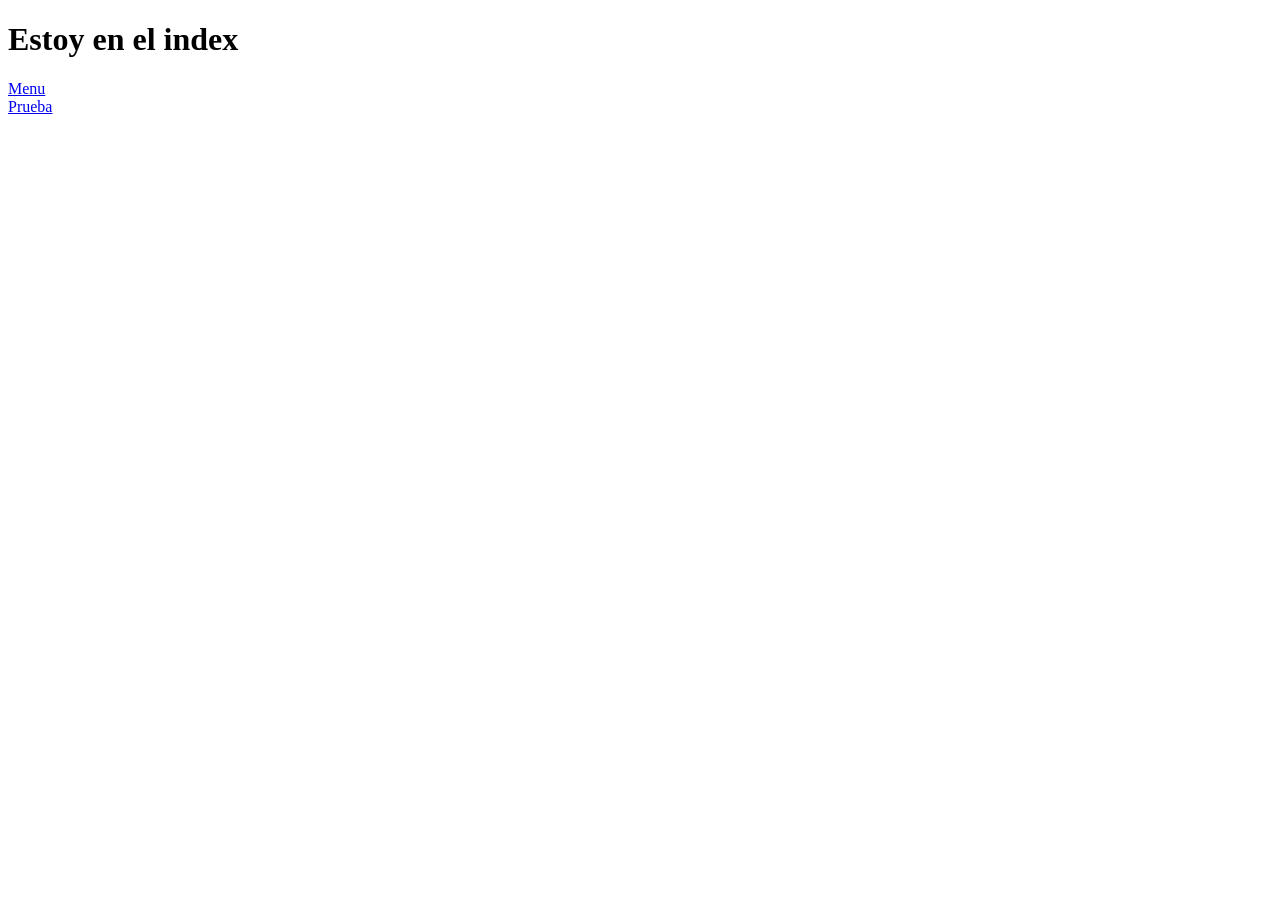
<file: Clase-01/index.html>
<!DOCTYPE html>
<html lang="en">
<head>
    <meta charset="UTF-8">
    <meta http-equiv="X-UA-Compatible" content="IE=edge">
    <meta name="viewport" content="width=device-width, initial-scale=1.0">
    <title>Clase03</title>
</head>
<body>
<!--header: todo lo que tenga que ver un logo, formulario de busqueda
carrito de compras, etc-->
    
<!--nav: -->

    <h1>Estoy en el index</h1>

    <header></header>

    <article></article>
<!--article: para escribir articulo especifico. Diferencia el contenido.-->

    <main></main>
<!--main: contenido principal del body-->


<a href="menu.html">Menu</a>
<br>
<a href="prueba.html">Prueba</a>

    <footer></footer>
<!--footer: datos de la pagina (llamadas, reclamos)-->
</body>
</html>
</file>
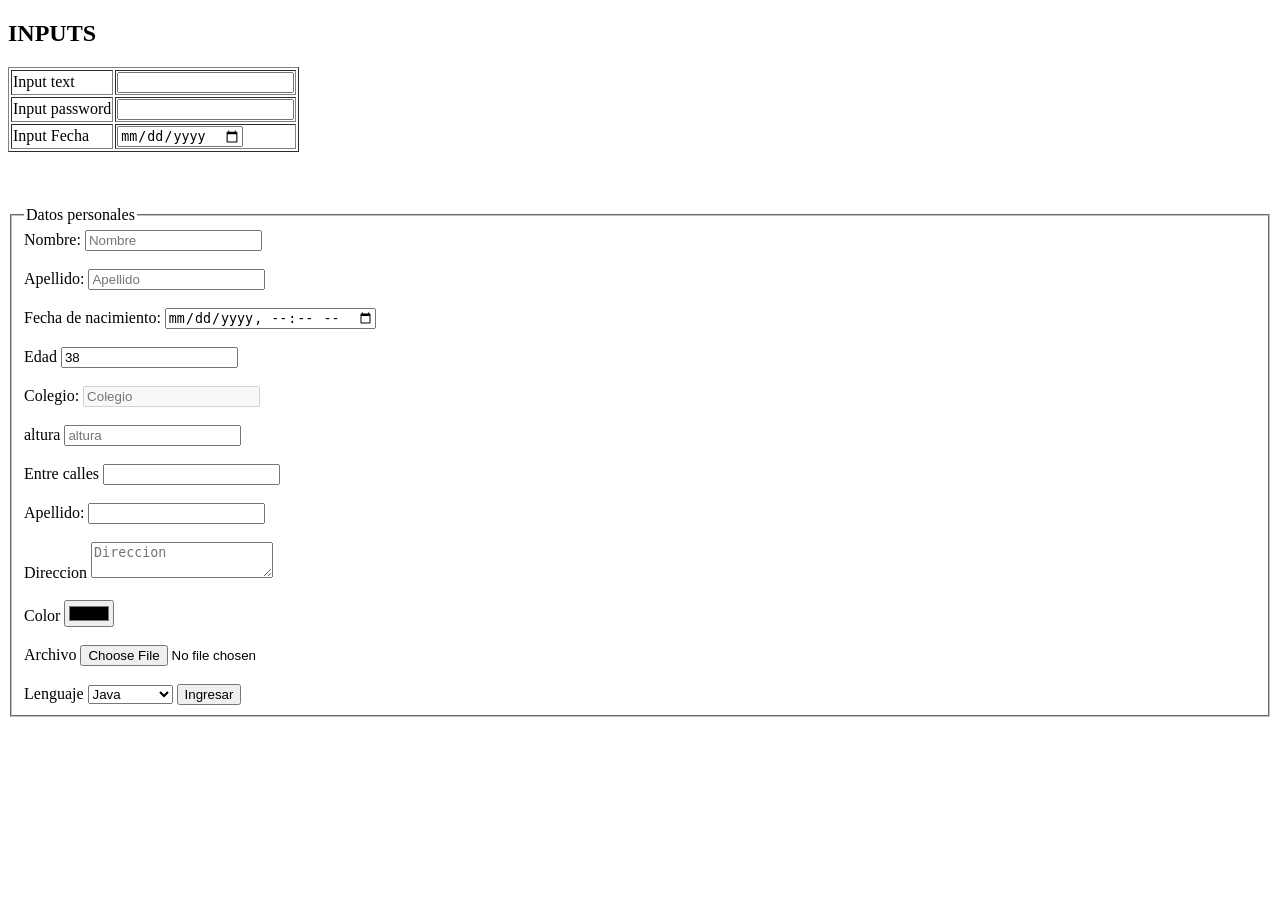
<file: Clase-02/index.html>
<!DOCTYPE html>
<html lang="en">
<head>
    <meta charset="UTF-8">
    <meta http-equiv="X-UA-Compatible" content="IE=edge">
    
    <title>Document</title>
</head>
<body>
    <h2>INPUTS</h2>
    <table border="1">
        <tr><td>Input text</td><td><input type="text"></td></tr>
        <tr><td>Input password</td><td><input type="password"></td></tr>
        <tr><td>Input Fecha</td><td><input type="date"></td></tr>
    </table>
    <br><br><br>

    <fieldset>
        <legend>Datos personales</legend>
        <form action="">
        <label for="nombre">Nombre: </label>
        <input type="text" id="nombre" class="nombre" required placeholder="Nombre">
        <br><br>
        <label for="apellido">Apellido:</label>
        <input type="text" id="apellido" name="apellido" required placeholder="Apellido">
        <br><br>
        <label for="fnac">Fecha de nacimiento:</label>
        <input type="datetime-local" id="fnac" name="fnac" required>
        <br><br>
        <label for="edad">Edad</label>
        <input type="text" id="edad" class="edad" readonly value="38" placeholder="edad">
        <br><br>
        <label for="colegio">Colegio:</label>
        <input type="text" id="colegio" name="colegio" required placeholder="Colegio" disabled>
        <br><br>
        <label for="altura">altura</label>
        <input type="number" id="altura" class="altura" max="250" placeholder="altura">
        <br><br>
        <label for="ecalles">Entre calles</label>
        <input type="text" id="calle" class="calle" maxlength="15" minlength="5">
        <br><br>
        <label for="pass">Apellido:</label>
        <input type="password" id="calle" name="pass" required pattern="">
        <br><br>
        <label for="">Direccion</label>
        <textarea placeholder="Direccion" form="direccion"></textarea>
        <br><br>
        <label for="color">Color</label>
        <input type="color">
        <br><br>
        <label for="archivo">Archivo</label>
        <input type="file" name="archivo" id="archivo">
        <br><br>
        <label for="">Lenguaje</label>
        <select>
            <option value="1">Java</option>
            <option value="2">PHP</option>
            <option value="3">JavaScript</option>
        </select>
        <button type="submit">Ingresar</button>
    </form>
    </fieldset>
</body>
</html>
</file>
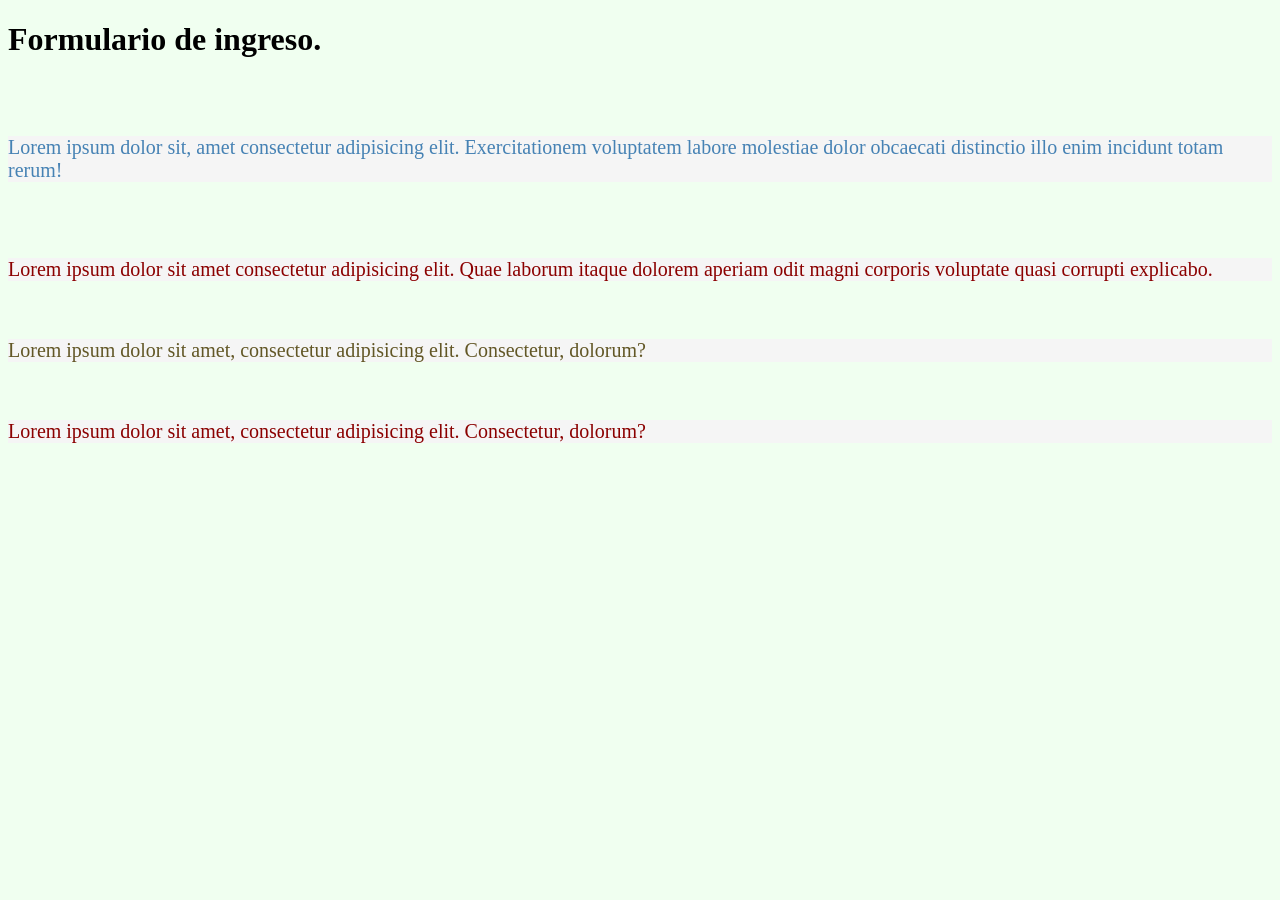
<file: Clase-04/index.html>
<!DOCTYPE html>
<html lang="en">
<head>
    <meta charset="UTF-8">
    <meta http-equiv="X-UA-Compatible" content="IE=edge">
    <meta name="viewport" content="width=device-width, initial-scale=1.0">
    <link href="css/style.css" rel="stylesheet">
    <title>Document</title>
</head>
<body>
    <h1>Formulario de ingreso.</h1>
    <br><br>

    <p>Lorem ipsum dolor sit, amet consectetur adipisicing elit. Exercitationem voluptatem labore molestiae dolor obcaecati distinctio illo enim incidunt totam rerum!</p>
    <br><br>
    <p class="textos">Lorem ipsum dolor sit amet consectetur adipisicing elit. Quae laborum itaque dolorem aperiam odit magni corporis voluptate quasi corrupti explicabo.</p>
    <br>
    <p id="parrafo"> Lorem ipsum dolor sit amet, consectetur adipisicing elit. Consectetur, dolorum? </p>
    <br>
    <p class="textos"> Lorem ipsum dolor sit amet, consectetur adipisicing elit. Consectetur, dolorum? </p>
</body>
</html>
</file>
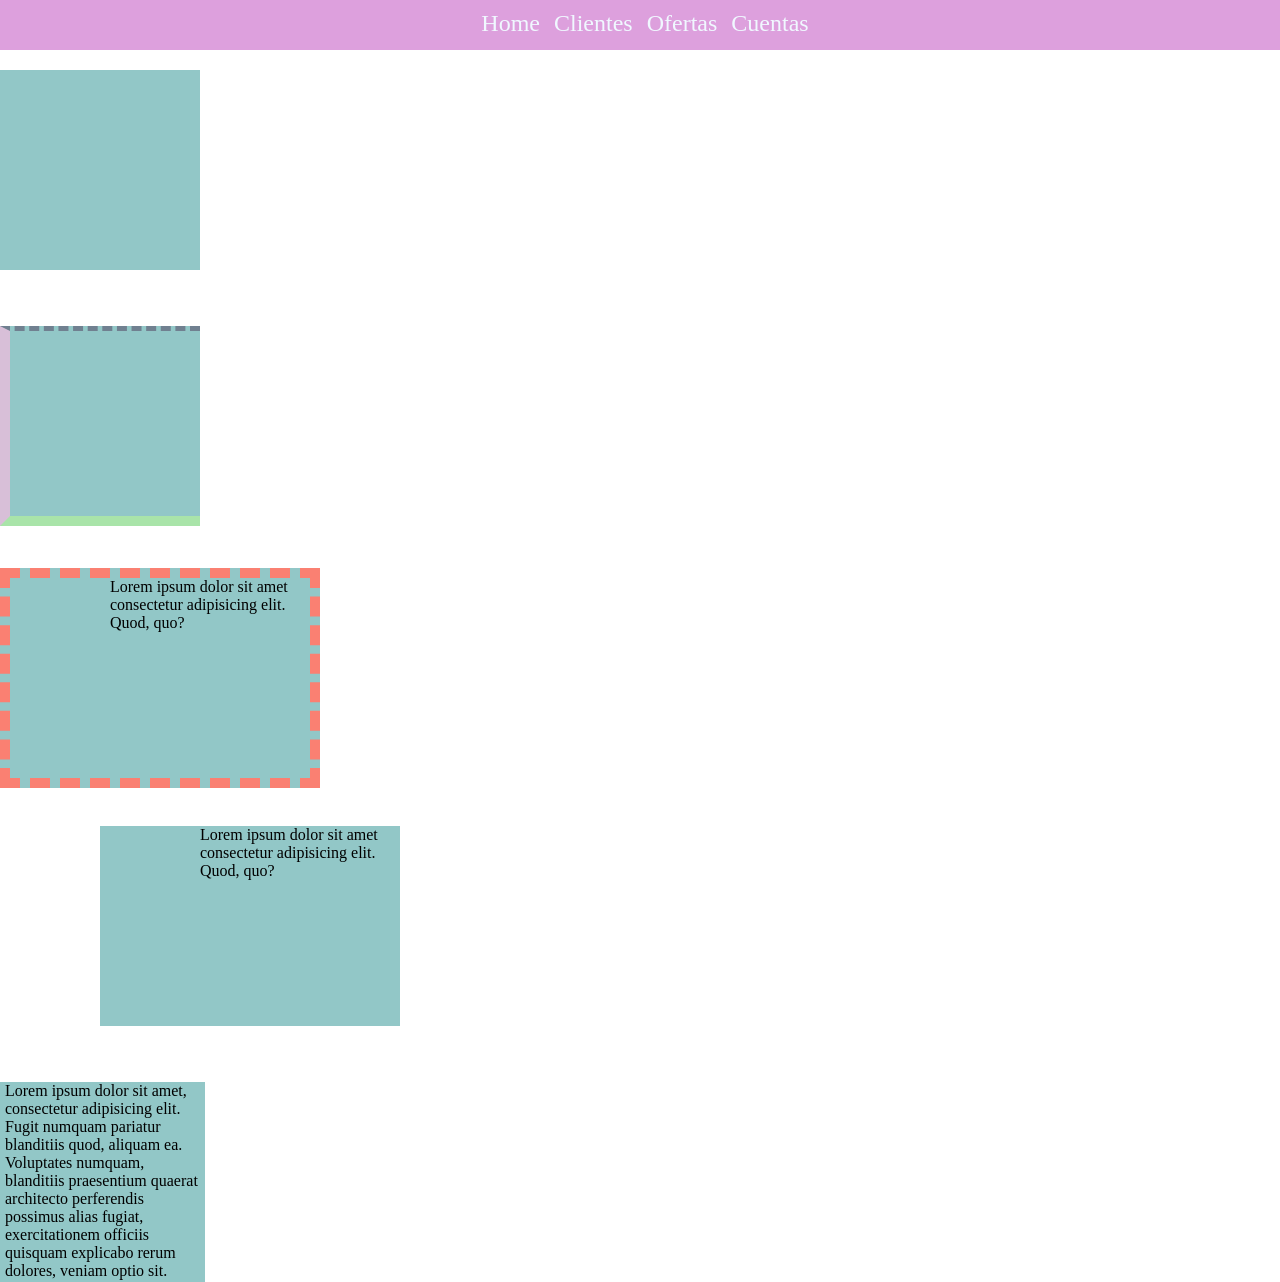
<file: Clase-05/index.html>
<!DOCTYPE html>
<html lang="en">
<head>
    <meta charset="UTF-8">
    <meta http-equiv="X-UA-Compatible" content="IE=edge">
    <link rel="stylesheet" href="css/style.css">
    <title>27/3/23</title>
</head>
<body>
    <ul class="menu">
        <li><a href="#"> Home</li></a>
        <li><a href="#">Clientes</li></a>
        <li><a href="#">Ofertas</li></a>
        <li><a href="#">Cuentas</li></a>
    </ul>



    <div class="caja1"></div>
    <br><br>
    <div class="caja2"></div>
    <br><br>
    <div class="caja3">
        <p>Lorem ipsum dolor sit amet consectetur adipisicing elit. Quod, quo?</p>
    </div>
    <br><br>
    <div class="caja4">
        <p>Lorem ipsum dolor sit amet consectetur adipisicing elit. Quod, quo?</p>
    </div>
    <br><br>
    <div class="caja5">
        <p>Lorem ipsum dolor sit amet, consectetur adipisicing elit. Fugit numquam pariatur blanditiis quod, aliquam ea. Voluptates numquam, blanditiis praesentium quaerat architecto perferendis possimus alias fugiat, exercitationem officiis quisquam explicabo rerum dolores, veniam optio sit. Corporis unde nihil dicta ullam ab voluptas odit excepturi, odio dignissimos minus asperiores repellat illo architecto?</p>
    </div>

    

</body>
</html>
</file>
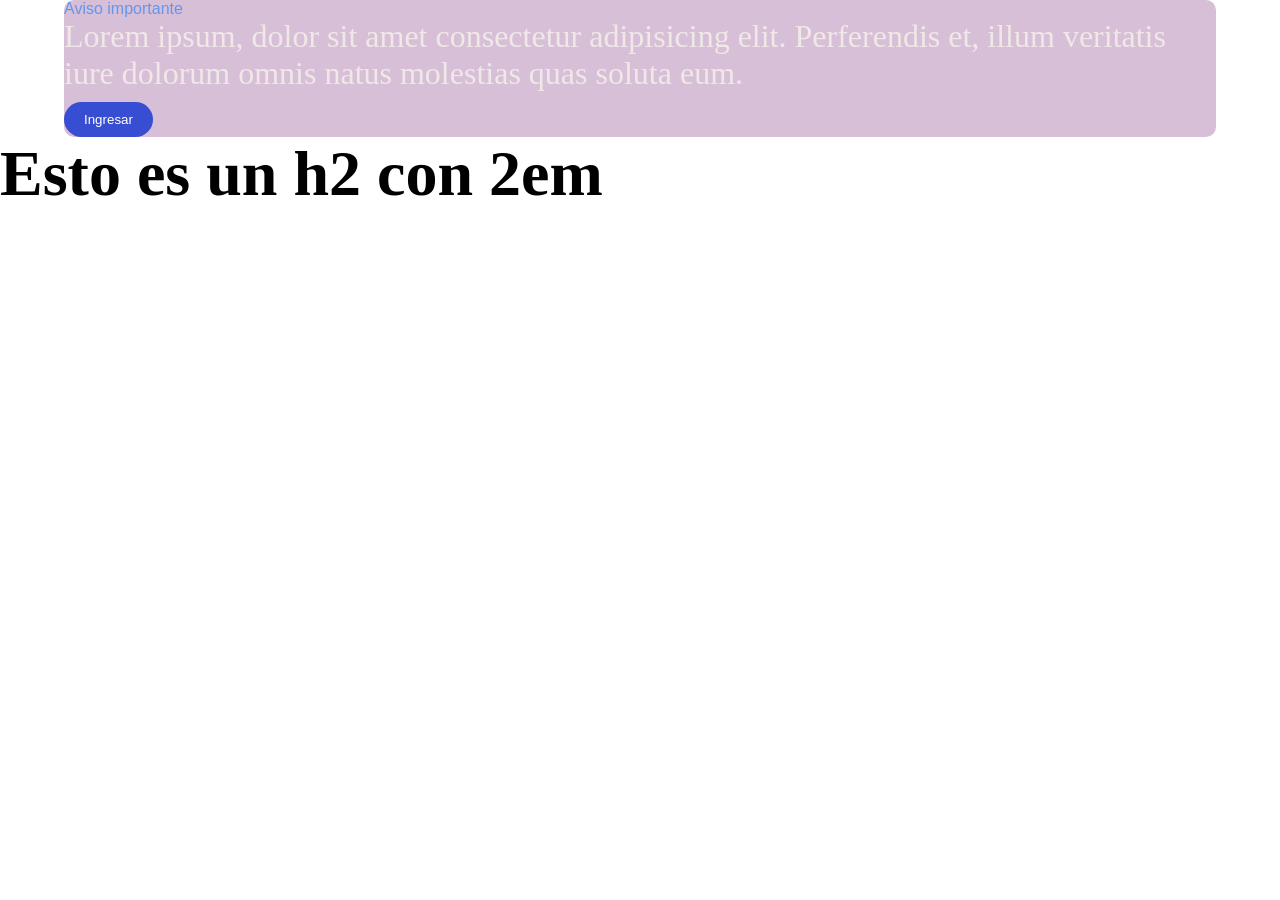
<file: Clase-06/index.html>
<!DOCTYPE html>
<html lang="en">
  <head>
    <meta charset="UTF-8" />
    <meta http-equiv="X-UA-Compatible" content="IE=edge" />
    <meta name="viewport" content="width=device-width, initial-scale=1.0" />
    <link rel="stylesheet" href="css/style.css" />
    <title>Document</title>
  </head>
  <body>
    <div class="container">
      <h2>Aviso importante</h2>
      <p>
        Lorem ipsum, dolor sit amet consectetur adipisicing elit. Perferendis
        et, illum veritatis iure dolorum omnis natus molestias quas soluta eum.
      </p>
      <input
        type="button"
        value="Ingresar"
        onclick="location.href='menu.html';"
      />
    </div>

    <h2>Esto es un h2 con 2em</h2>
  </body>
</html>
</file>
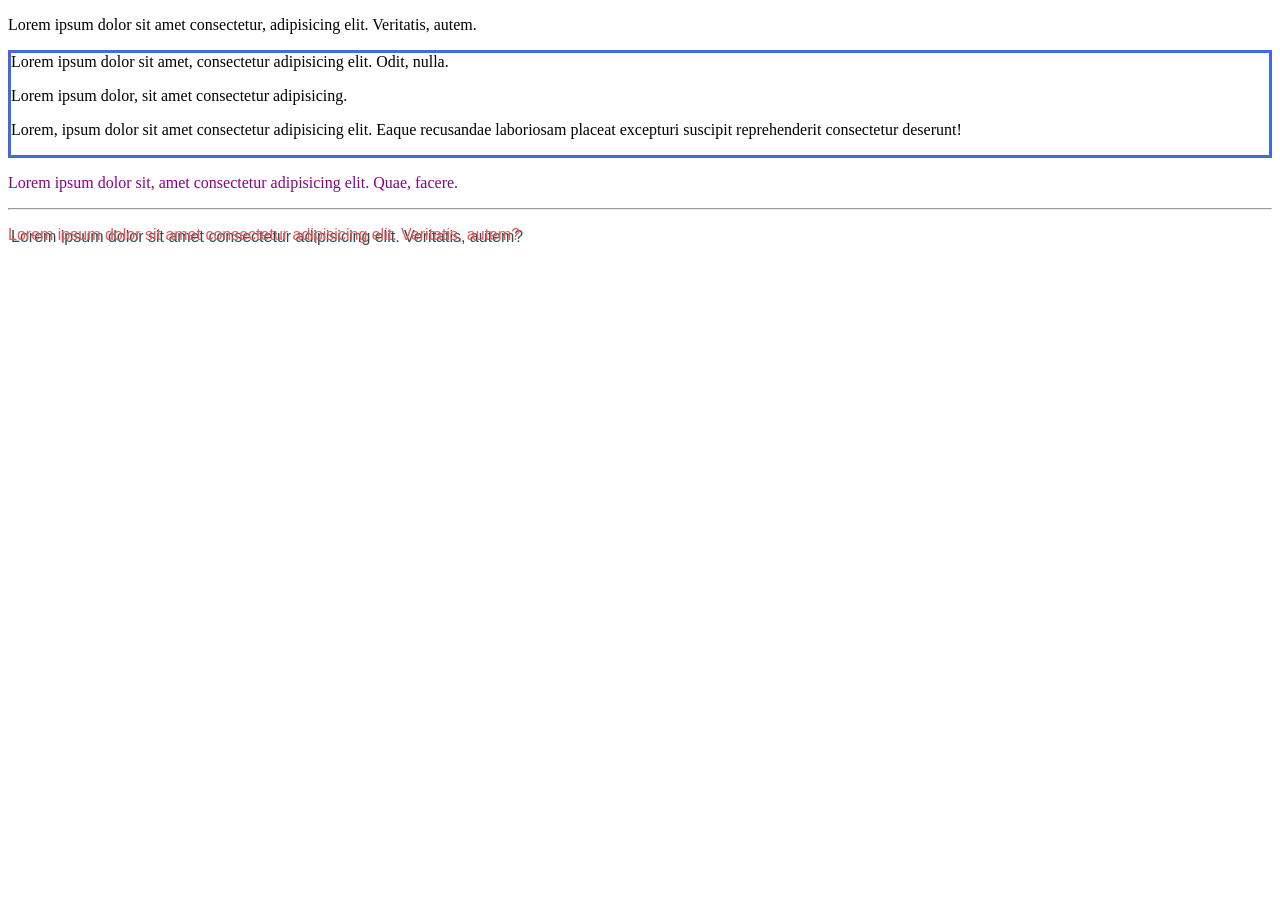
<file: Clase-07/index.html>
<!DOCTYPE html>
<html lang="en">
<head>
    <meta charset="UTF-8">
    <meta http-equiv="X-UA-Compatible" content="IE=edge">
    <link rel="stylesheet" href="css/style.css">
    <title>Document</title>
</head>
<body>
    <p>Lorem ipsum dolor sit amet consectetur, adipisicing elit. Veritatis, autem.</p>

    <div>
        <span>Lorem ipsum dolor sit amet, consectetur adipisicing elit. Odit, nulla.</span>
        <p>Lorem ipsum dolor, sit amet consectetur adipisicing.</p>
        <p>Lorem, ipsum dolor sit amet consectetur adipisicing elit. Eaque recusandae laboriosam placeat excepturi suscipit reprehenderit consectetur deserunt!</p>
    </div>

    <p>Lorem ipsum dolor sit, amet consectetur adipisicing elit. Quae, facere.</p>
    <hr>
    <p class="fuente textoColor sombra">Lorem ipsum dolor sit amet consectetur adipisicing elit. Veritatis, autem?</p>
</body>
</html>
</file>
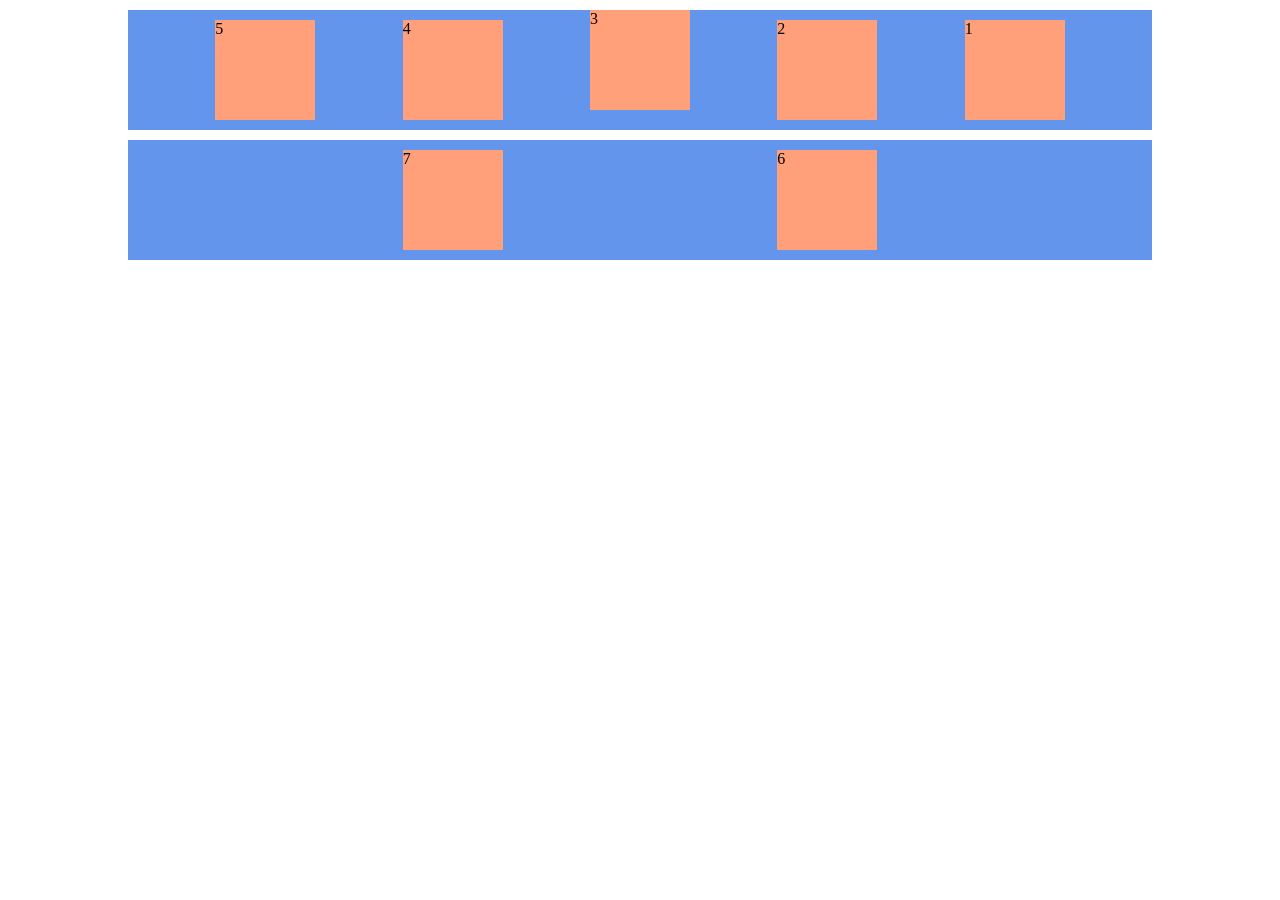
<file: Clase-08/index.html>
<!DOCTYPE html>
<html lang="en">
  <head>
    <meta charset="UTF-8" />
    <meta http-equiv="X-UA-Compatible" content="IE=edge" />
    <link rel="stylesheet" href="css/style.css" />
    <title>Document</title>
  </head>
  <body>
    <div class="contenedor-flex">
      <div id="uno">1</div>

      <div id="dos">2</div>

      <div id="tres">3</div>
      <div id="cuatro">4</div>
      <div id="cinco">5</div>
    </div>

    <div class="contenedor-flex">
      <div id="seis">6</div>
      <div id="siete">7</div>
    </div>
  </body>
</html>
</file>
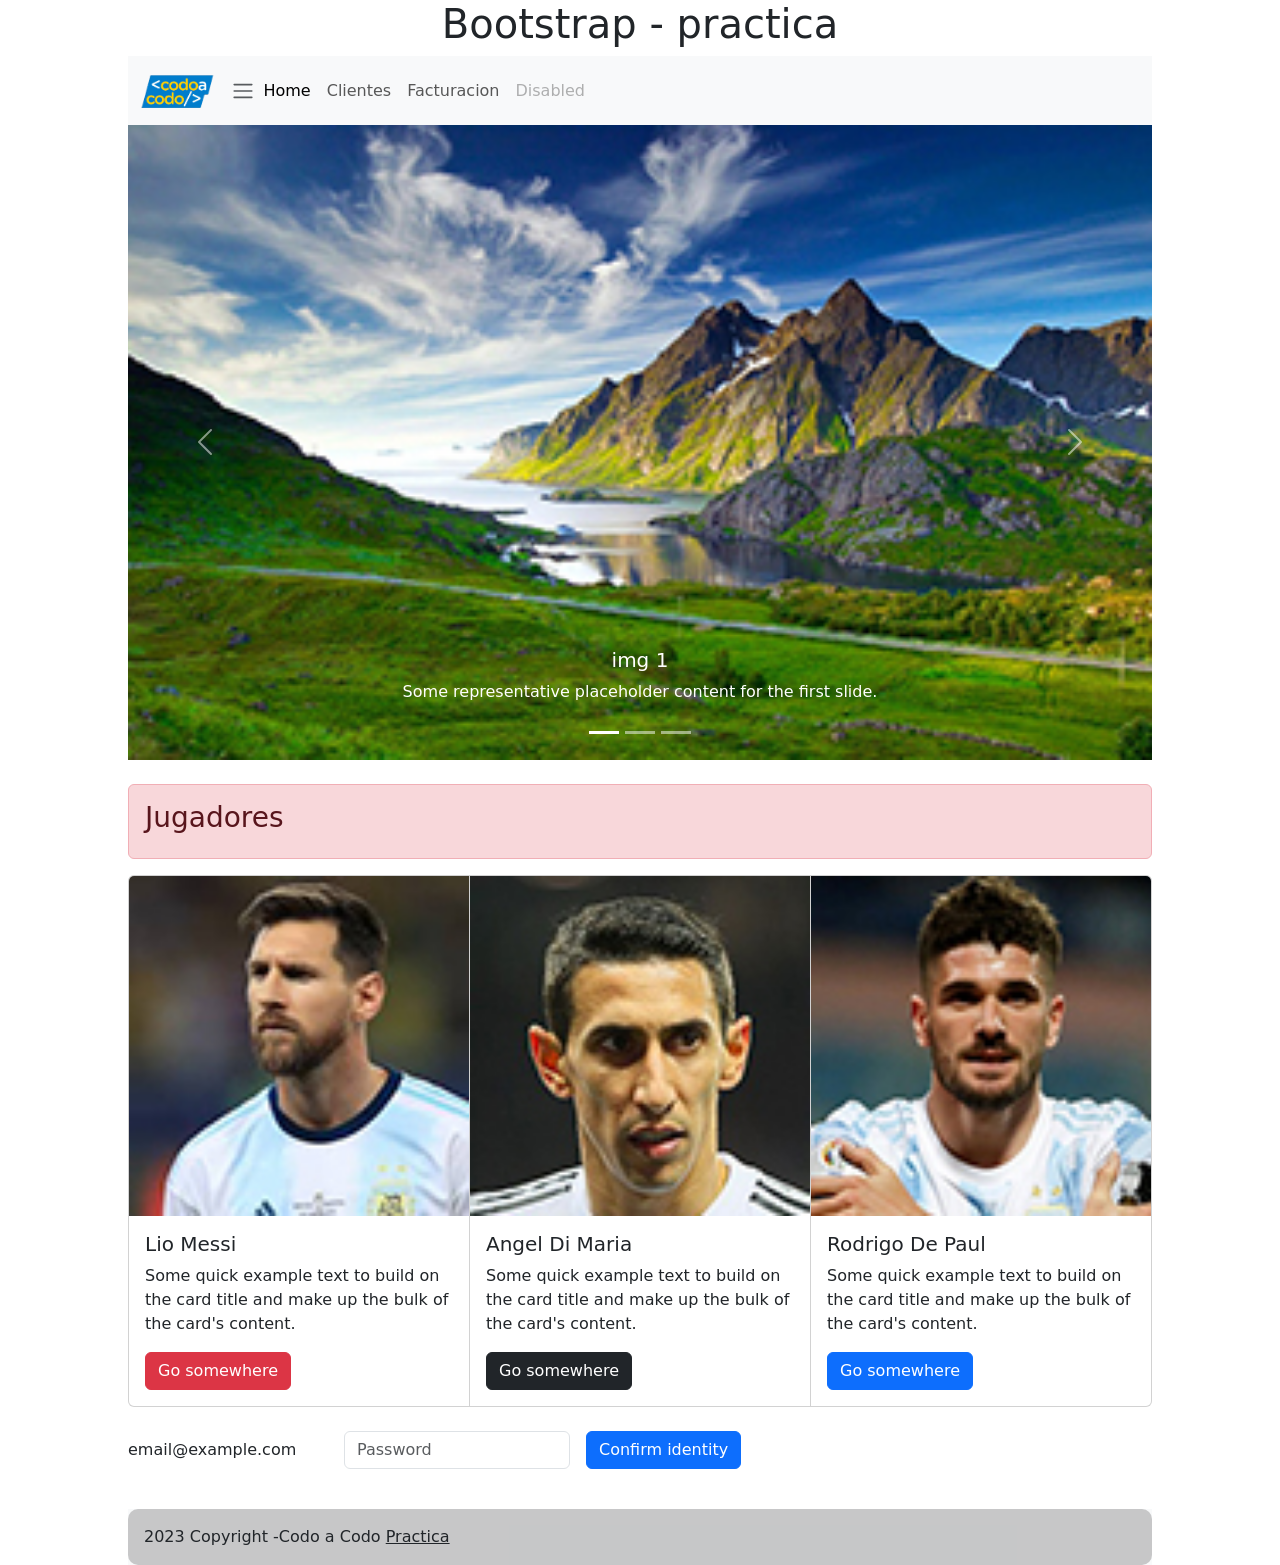
<file: Clase-09/index.html>
<!DOCTYPE html>
<html lang="en">
  <head>
    <meta charset="UTF-8" />
    <meta http-equiv="X-UA-Compatible" content="IE=edge" />
    <meta name="viewport" content="width=device-width, initial-scale=1.0" />
    <link rel="stylesheet" href="css/style.css" />
    <link
      href="https://cdn.jsdelivr.net/npm/bootstrap@5.3.1/dist/css/bootstrap.min.css"
      rel="stylesheet"
      integrity="sha384-4bw+/aepP/YC94hEpVNVgiZdgIC5+VKNBQNGCHeKRQN+PtmoHDEXuppvnDJzQIu9"
      crossorigin="anonymous"
    />
    <script
      src="https://cdn.jsdelivr.net/npm/bootstrap@5.3.1/dist/js/bootstrap.bundle.min.js"
      integrity="sha384-HwwvtgBNo3bZJJLYd8oVXjrBZt8cqVSpeBNS5n7C8IVInixGAoxmnlMuBnhbgrkm"
      crossorigin="anonymous"
    ></script>
    <title>Document</title>
  </head>
  <body>
    <h1>Bootstrap - practica</h1>

    <div id="container">
      <nav class="navbar navbar-expand-lg bg-light">
        <div class="container-fluid">
          <a class="navbar-brand" href="#">
            <img
              src="img/LogoCac.png"
              alt="Logo"
              height="40"
              class="d-inline-block align-text-top"
            />
          </a>

          <span class="navbar-toggler-icon"></span>

          <div class="collapse navbar-collapse" id="navbarNav">
            <ul class="navbar-nav">
              <li class="nav-item">
                <a class="nav-link active" aria-current="page" href="#">Home</a>
              </li>
              <li class="nav-item">
                <a class="nav-link" href="#">Clientes</a>
              </li>
              <li class="nav-item">
                <a class="nav-link" href="#">Facturacion</a>
              </li>
              <li class="nav-item">
                <a class="nav-link disabled" aria-disabled="true">Disabled</a>
              </li>
            </ul>
          </div>
        </div>
      </nav>

      <div id="carouselExampleCaptions" class="carousel slide">
        <div class="carousel-indicators">
          <button
            type="button"
            data-bs-target="#carouselExampleCaptions"
            data-bs-slide-to="0"
            class="active"
            aria-current="true"
            aria-label="Slide 1"
          ></button>
          <button
            type="button"
            data-bs-target="#carouselExampleCaptions"
            data-bs-slide-to="1"
            aria-label="Slide 2"
          ></button>
          <button
            type="button"
            data-bs-target="#carouselExampleCaptions"
            data-bs-slide-to="2"
            aria-label="Slide 3"
          ></button>
        </div>
        <div class="carousel-inner">
          <div class="carousel-item active">
            <img src="img/foto1.jpg" class="d-block w-100" alt="img1" />
            <div class="carousel-caption d-none d-md-block">
              <h5>img 1</h5>
              <p>
                Some representative placeholder content for the first slide.
              </p>
            </div>
          </div>
          <div class="carousel-item">
            <img src="img/foto2.jpg" class="d-block w-100" alt="img2" />
            <div class="carousel-caption d-none d-md-block">
              <h5>img 2</h5>
              <p>
                Some representative placeholder content for the second slide.
              </p>
            </div>
          </div>
          <div class="carousel-item">
            <img src="img/foto3.jpg" class="d-block w-100" alt="img3" />
            <div class="carousel-caption d-none d-md-block">
              <h5>img 3</h5>
              <p>
                Some representative placeholder content for the third slide.
              </p>
            </div>
          </div>
        </div>
        <button
          class="carousel-control-prev"
          type="button"
          data-bs-target="#carouselExampleCaptions"
          data-bs-slide="prev"
        >
          <span class="carousel-control-prev-icon" aria-hidden="true"></span>
          <span class="visually-hidden">Previous</span>
        </button>
        <button
          class="carousel-control-next"
          type="button"
          data-bs-target="#carouselExampleCaptions"
          data-bs-slide="next"
        >
          <span class="carousel-control-next-icon" aria-hidden="true"></span>
          <span class="visually-hidden">Next</span>
        </button>
      </div>
      <br />
      <div class="alert alert-danger">
        <h3>Jugadores</h3>
      </div>

      <div class="card-group">
        <div class="card" style="width: 18rem">
          <img src="img/Messi.jpg" class="card-img-top" alt="messi" />
          <div class="card-body">
            <h5 class="card-title">Lio Messi</h5>
            <p class="card-text">
              Some quick example text to build on the card title and make up the
              bulk of the card's content.
            </p>
            <a href="#" class="btn btn-danger">Go somewhere</a>
          </div>
        </div>

        <div class="card" style="width: 18rem">
          <img src="img/DiMaria.jpg" class="card-img-top" alt="Dimaria" />
          <div class="card-body">
            <h5 class="card-title">Angel Di Maria</h5>
            <p class="card-text">
              Some quick example text to build on the card title and make up the
              bulk of the card's content.
            </p>
            <a href="#" class="btn btn-dark">Go somewhere</a>
          </div>
        </div>

        <div class="card" style="width: 18rem">
          <img src="img/DePaul.jpg" class="card-img-top" alt="Depaul" />
          <div class="card-body">
            <h5 class="card-title">Rodrigo De Paul</h5>
            <p class="card-text">
              Some quick example text to build on the card title and make up the
              bulk of the card's content.
            </p>
            <a href="#" class="btn btn-primary">Go somewhere</a>
          </div>
        </div>
      </div>

      <br />

      <form class="row g-3">
        <div class="col-auto">
          <label for="staticEmail2" class="visually-hidden">Email</label>
          <input
            type="text"
            readonly
            class="form-control-plaintext"
            id="staticEmail2"
            value="email@example.com"
          />
        </div>
        <div class="col-auto">
          <label for="inputPassword2" class="visually-hidden">Password</label>
          <input
            type="password"
            class="form-control"
            id="inputPassword2"
            placeholder="Password"
          />
        </div>
        <div class="col-auto">
          <button type="submit" class="btn btn-primary mb-3">
            Confirm identity
          </button>
        </div>
      </form>

      <br />

      <footer class="bg-light text-center text-lg-start">
        <div
          class="text center p-3"
          style="background-color: rgba(0, 0, 0, 0.2); border-radius: 10px"
        >
          2023 Copyright -Codo a Codo
          <a href="https://www.google.com.ar" target="_blank" class="text-dark"
            >Practica</a
          >
        </div>
      </footer>
    </div>
  </body>
</html>
</file>
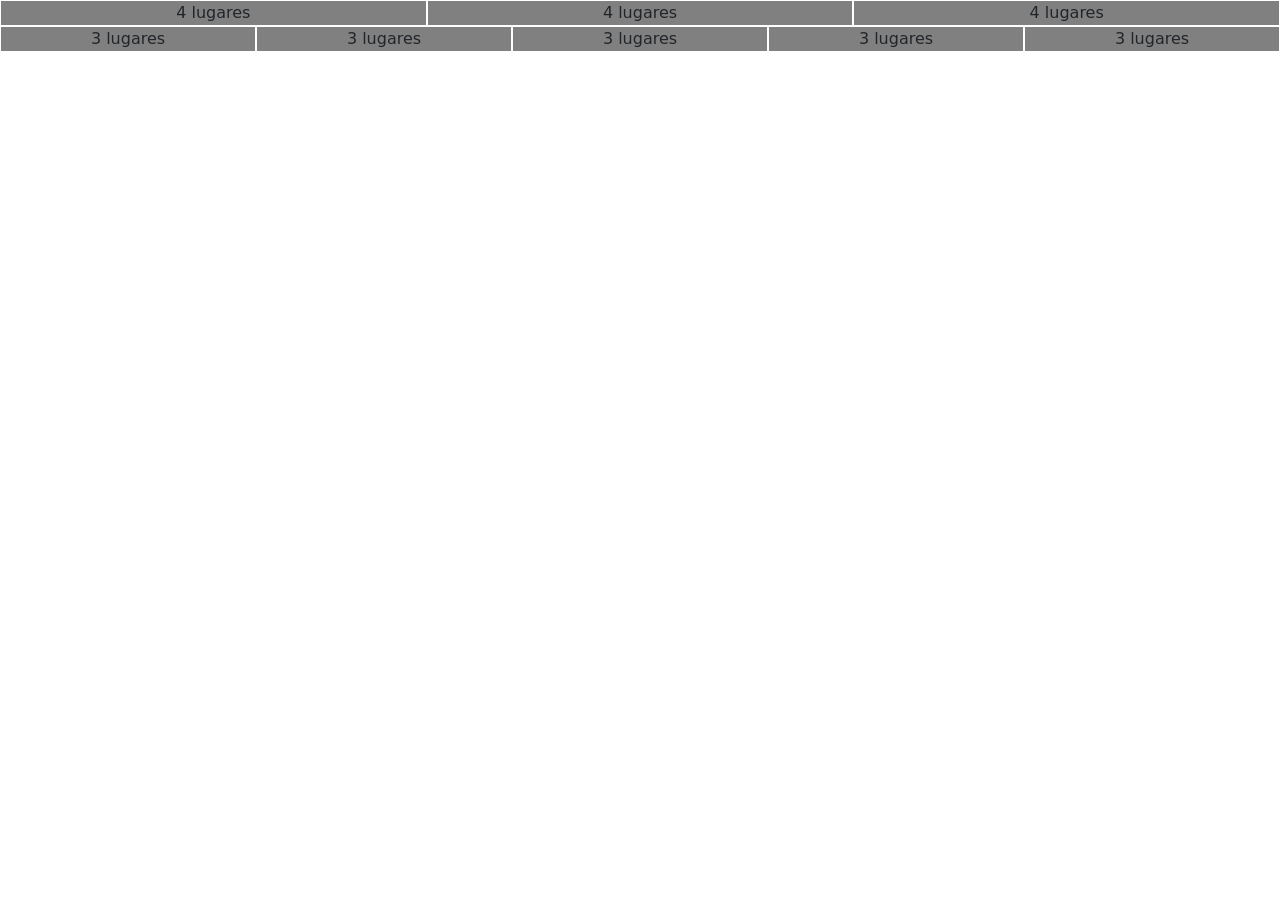
<file: Clase-10/index.html>
<!DOCTYPE html>
<html lang="en">
  <head>
    <meta charset="UTF-8" />
    <meta http-equiv="X-UA-Compatible" content="IE=edge" />
    <meta name="viewport" content="width=device-width, initial-scale=1.0" />
    <link rel="stylesheet" href="CSS/style.css" />
    <link
      href="https://cdn.jsdelivr.net/npm/bootstrap@5.3.2/dist/css/bootstrap.min.css"
      rel="stylesheet"
      integrity="sha384-T3c6CoIi6uLrA9TneNEoa7RxnatzjcDSCmG1MXxSR1GAsXEV/Dwwykc2MPK8M2HN"
      crossorigin="anonymous"
    />
    <title>Document</title>
  </head>
  <body>
    <div class="container-fluid">
      <div class="row">
        <div class="col border border-white text-center">4 lugares</div>
        <div class="col border border-white text-center">4 lugares</div>
        <div class="col border border-white text-center">4 lugares</div>
      </div>

      <div class="row">
        <div class="col border border-white text-center">3 lugares</div>
        <div class="col border border-white text-center">3 lugares</div>
        <div class="col border border-white text-center">3 lugares</div>
        <div class="col border border-white text-center">3 lugares</div>
        <div class="col border border-white text-center">3 lugares</div>
      </div>
    </div>
    <script
      src="https://cdn.jsdelivr.net/npm/bootstrap@5.3.2/dist/js/bootstrap.bundle.min.js"
      integrity="sha384-C6RzsynM9kWDrMNeT87bh95OGNyZPhcTNXj1NW7RuBCsyN/o0jlpcV8Qyq46cDfL"
      crossorigin="anonymous"
    ></script>
  </body>
</html>
</file>
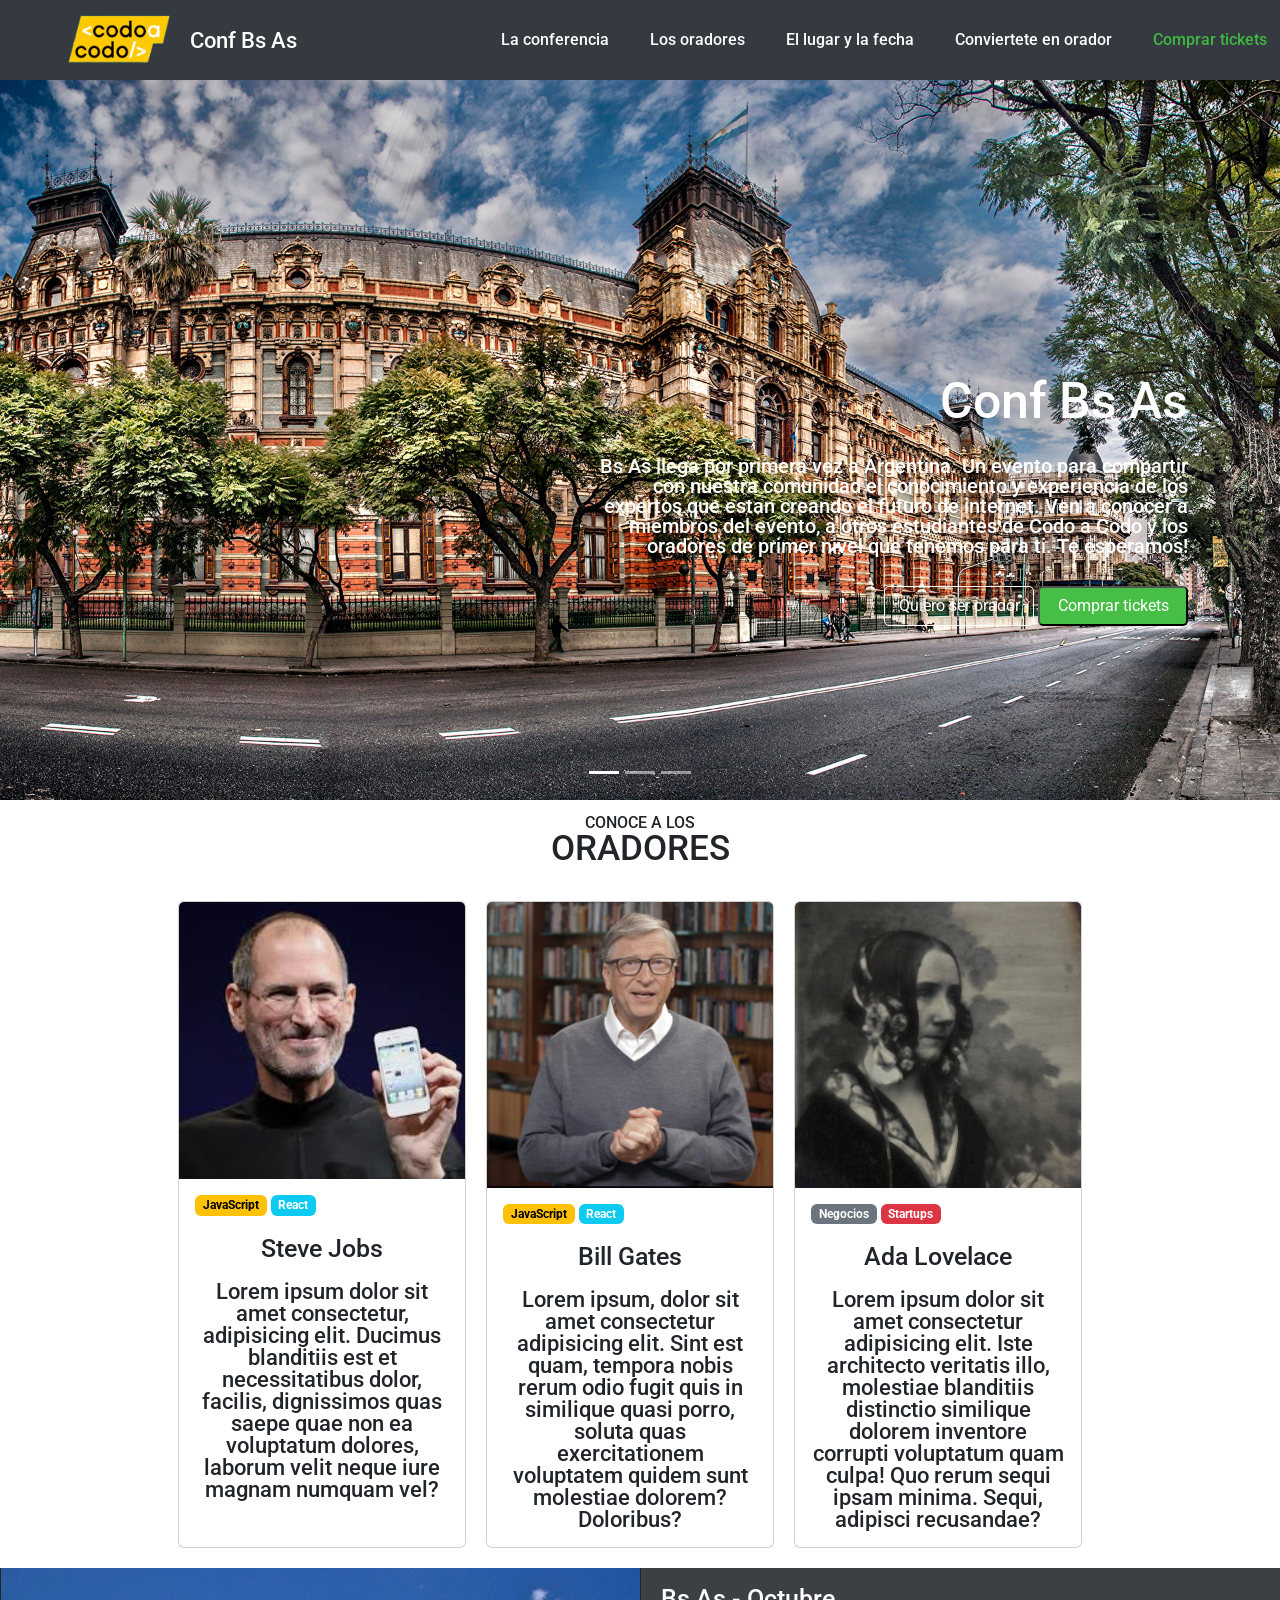
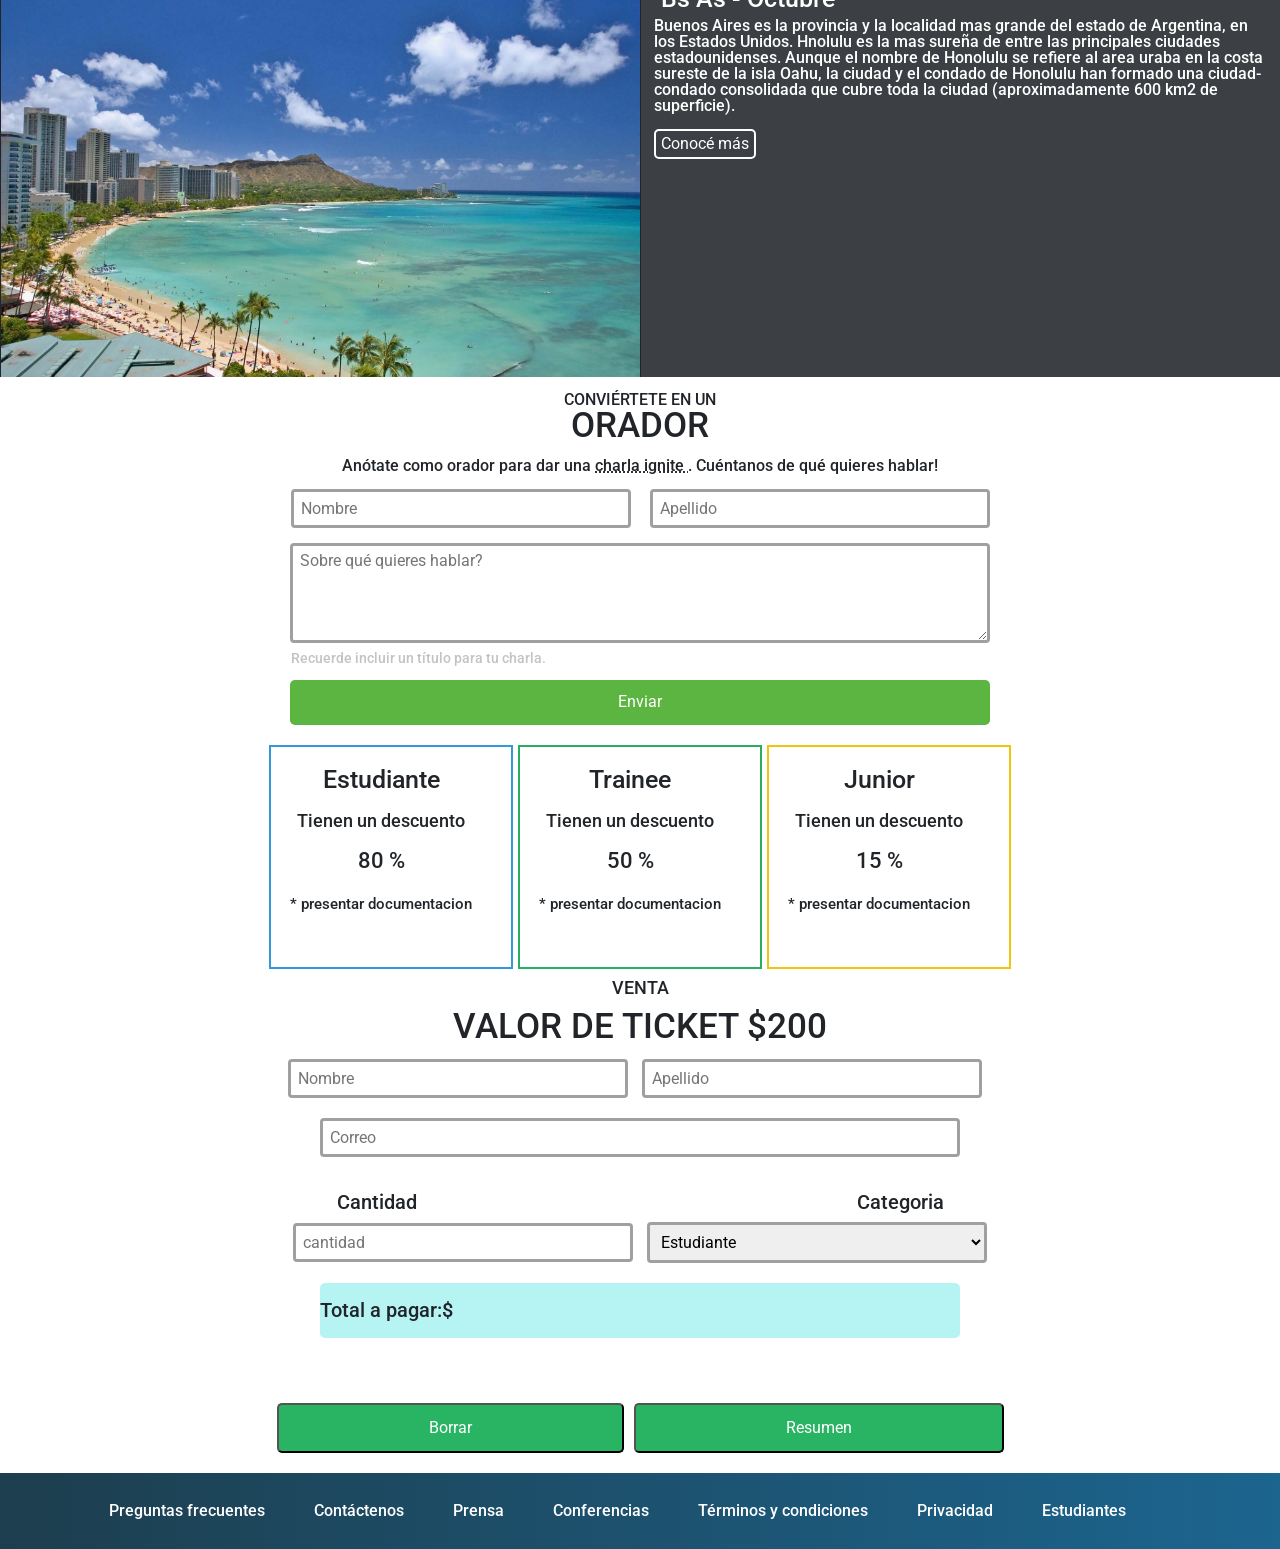
<file: ProyectoFinal/index.html>
<!DOCTYPE html>
<html lang="es">
  <head>
    <meta charset="UTF-8" />
    <meta http-equiv="X-UA-Compatible" content="IE=edge" />
    <meta name="viewport" content="width=device-width, initial-scale=1.0" />
    <link
      href="https://cdn.jsdelivr.net/npm/bootstrap@5.3.0-alpha3/dist/css/bootstrap.min.css"
      rel="stylesheet"
      integrity="sha384-KK94CHFLLe+nY2dmCWGMq91rCGa5gtU4mk92HdvYe+M/SXH301p5ILy+dN9+nJOZ"
      crossorigin="anonymous"
    />
    <script defer
      src="https://cdn.jsdelivr.net/npm/bootstrap@5.3.0-alpha3/dist/js/bootstrap.bundle.min.js"
      integrity="sha384-ENjdO4Dr2bkBIFxQpeoTz1HIcje39Wm4jDKdf19U8gI4ddQ3GYNS7NTKfAdVQSZe"
      crossorigin="anonymous"
    ></script>

    <script defer
    src="JS/app.js"></script>

    <link rel="stylesheet" href="./css/content.css" />
    <link rel="stylesheet" href="./css/footer.css" />
    <link rel="stylesheet" href="./css/header.css" />
    <link rel="stylesheet" href="./css/tickets.css" />
    <link rel="stylesheet" href="./css/reset.css" />
    <link rel="preconnect" href="https://fonts.googleapis.com">
<link href="https://fonts.googleapis.com/css2?family=Roboto:ital,wght@0,100;0,300;0,500;0,700;0,900;1,100;1,300;1,400;1,500;1,700;1,900&family=Signika&display=swap" rel="stylesheet">
    <title>Codo a codo</title>
  </head>
  <body id="body">
    <header>
      <div>
        <div class="conteiner">
          <img src="./img/codoacodo.png" alt="logo-principal" id="logo" />
          <p id="conf">Conf Bs As</p>
        </div>
        <div class="conteiner">
          <nav id="nav">
            <ul>
              <li><a href="#">La conferencia </a></li>
              <li><a href="#oradores-seccion">Los oradores </a></li>
              <li><a href="#">El lugar y la fecha </a></li>
              <li><a href="#conviertete-en-orador">Conviertete en orador </a></li>
              <li id="comprar-tickets"><a href="#tickets-section">Comprar tickets </a></li>
            </ul>
          </nav>
        </div>
      </div>
    </header>
    <main>
      <div
        id="carouselExampleCaptions"
        class="carousel slide"
        data-bs-ride="false"
      >
        <div class="carousel-indicators">
          <button
            type="button"
            data-bs-target="#carouselExampleCaptions"
            data-bs-slide-to="0"
            class="active"
            aria-current="true"
            aria-label="Slide 1"
          ></button>
          <button
            type="button"
            data-bs-target="#carouselExampleCaptions"
            data-bs-slide-to="1"
            aria-label="Slide 2"
          ></button>
          <button
            type="button"
            data-bs-target="#carouselExampleCaptions"
            data-bs-slide-to="2"
            aria-label="Slide 3"
          ></button>
        </div>
        <div class="carousel-inner">
          <div class="carousel-item active">
            <img
              src="./img/hawaii.jpg"
              class="d-block w-100"
              alt="Palacio-aguas-corrientes"
            />
            <div class="carousel-caption">
              <h3 class="conf">Conf Bs As</h3>
              <p class="parrafo-descripcion">
                Bs As llega por primera vez a Argentina. Un evento para
                compartir con nuestra comunidad el conocimiento y experiencia de
                los expertos que estan creando el futuro de internet. Ven a
                conocer a miembros del evento, a otros estudiantes de Codo a
                Codo y los oradores de primer nivel que tenemos para ti. Te
                esperamos!
              </p>
              <div class="botones">
                <button class="orador">Quiero ser orador</button>
                <button class="comprar">Comprar tickets</button>
              </div>
            </div>
          </div>
          <div class="carousel-item">
            <img src="./img/hawaii2.jpg" class="d-block w-100" alt="Edificio" />
            <div class="carousel-caption">
              <h3 class="conf">Conf Bs As</h3>
              <p class="parrafo-descripcion">
                Bs As llega por primera vez a Argentina. Un evento para
                compartir con nuestra comunidad el conocimiento y experiencia de
                los expertos que estan creando el futuro de internet. Ven a
                conocer a miembros del evento, a otros estudiantes de Codo a
                Codo y los oradores de primer nivel que tenemos para ti. Te
                esperamos!
              </p>
              <div class="botones">
                <button class="orador">Quiero ser orador</button>
                <button class="comprar">Comprar tickets</button>
              </div>
            </div>
          </div>
          <div class="carousel-item">
            <img src="./img/hawaii3.jpg" class="d-block w-100" alt="Obelisco" />
            <div class="carousel-caption">
              <h3 class="conf">Conf Bs As</h3>
              <p class="parrafo-descripcion">
                Bs As llega por primera vez a Argentina. Un evento para
                compartir con nuestra comunidad el conocimiento y experiencia de
                los expertos que estan creando el futuro de internet. Ven a
                conocer a miembros del evento, a otros estudiantes de Codo a
                Codo y los oradores de primer nivel que tenemos para ti. Te
                esperamos!
              </p>
              <div class="botones">
                <button class="orador">Quiero ser orador</button>
                <button class="comprar">Comprar tickets</button>
              </div>
            </div>
          </div>
        </div>
        <button
          class="carousel-control-prev"
          type="button"
          data-bs-target="#carouselExampleCaptions"
          data-bs-slide="prev"
        >
          <span class="carousel-control-prev-icon" aria-hidden="true"></span>
          <span class="visually-hidden">Previous</span>
        </button>
        <button
          class="carousel-control-next"
          type="button"
          data-bs-target="#carouselExampleCaptions"
          data-bs-slide="next"
        >
          <span class="carousel-control-next-icon" aria-hidden="true"></span>
          <span class="visually-hidden">Next</span>
        </button>
      </div>
      <section id="oradores-seccion">
        <div class="titulo-oradores">
          <h2>CONOCE A LOS</h2>
          <h3 class="titulo-orador">ORADORES</h3>
        </div>
        <div class="bloque-card">
          <div class="card" style="width: 18rem">
            <img
              src="./img/steve.jpg"
              class="card-img-top"
              alt="Foto-Steve-Jobs"
            />
            <div class="card-body">
              <span class="badge text-bg-warning">JavaScript</span>
              <span class="badge bg-info text-white">React</span>
              <h5 class="card-title">Steve Jobs</h5>
              <p class="card-text">
                Lorem ipsum dolor sit amet consectetur, adipisicing elit.
                Ducimus blanditiis est et necessitatibus dolor, facilis,
                dignissimos quas saepe quae non ea voluptatum dolores, laborum
                velit neque iure magnam numquam vel?
              </p>
            </div>
          </div>
          <div class="card" style="width: 18rem">
            <img
              src="./img/bill.jpg"
              class="card-img-top"
              alt="Foto-Bill-Gates"
            />
            <div class="card-body">
              <span class="badge text-bg-warning">JavaScript</span>
              <span class="badge bg-info text-white">React</span>
              <h5 class="card-title">Bill Gates</h5>
              <p class="card-text">
                Lorem ipsum, dolor sit amet consectetur adipisicing elit. Sint
                est quam, tempora nobis rerum odio fugit quis in similique quasi
                porro, soluta quas exercitationem voluptatem quidem sunt
                molestiae dolorem? Doloribus?
              </p>
            </div>
          </div>
          <div class="card" style="width: 18rem">
            <img
              src="./img/ada.jpeg"
              class="card-img-top"
              alt="Foto-Ada-Lovelace"
            />
            <div class="card-body">
              <span class="badge text-bg-secondary">Negocios</span>
              <span class="badge text-bg-danger">Startups</span>
              <h5 class="card-title">Ada Lovelace</h5>
              <p class="card-text">
                Lorem ipsum dolor sit amet consectetur adipisicing elit. Iste
                architecto veritatis illo, molestiae blanditiis distinctio
                similique dolorem inventore corrupti voluptatum quam culpa! Quo
                rerum sequi ipsam minima. Sequi, adipisci recusandae?
              </p>
            </div>
          </div>
        </div>
      </section>
      <section>
        <div class="block-playa">
          <div class="block">
            <img src="./img/honolulu.jpg" alt="Photo-Honolulu" id="img-playa" />
          </div>
          <div class="block">
            <div id="block-texto">
            <h2 class="localidad-mes">Bs As - Octubre</h2>
            <p class="ultimo-parrafo">
              Buenos Aires es la provincia y la localidad mas grande del estado
              de Argentina, en los Estados Unidos. Hnolulu es la mas sureña de
              entre las principales ciudades estadounidenses. Aunque el nombre
              de Honolulu se refiere al area uraba en la costa sureste de la
              isla Oahu, la ciudad y el condado de Honolulu han formado una
              ciudad-condado consolidada que cubre toda la ciudad
              (aproximadamente 600 km2 de superficie).
            </p>
            <button class="boton-conoce">Conocé más</button>
          </div>
          </div>
        </div>
      </section>
      <div id="formulario">
        <form id="conviertete-en-orador">
          <div class="titulo-oradores">
            <h2>CONVIÉRTETE EN UN</h2>
            <h3 class="titulo-orador">ORADOR</h3>
          </div>
            <h5 id="ultimo-h5">
              Anótate como orador para dar una <span class="subrayado">charla ignite </span>. Cuéntanos de qué
              quieres hablar!
            </h5>
            <div id="parte-final">
              <div id="inputs-form">
            <input type="text" name="Nombre" placeholder="Nombre" id="nombre-final" />
            <input type="text" name="Apellido" placeholder="Apellido" />
          </div>
            <div id="ultimo-textarea">
            <textarea
              name="Sobre-que-quieres-hablar?"
              cols="40"
              rows="5"
              placeholder="Sobre qué quieres hablar?"
            ></textarea>
            <p id="paragraph-form">Recuerde incluir un título para tu charla.</p>
            <button id="enviar-final">Enviar</button>
          </div>
          </div>
          </div>
        </form>
      </div>

      <section id="tickets-section">
        <div id="card-estudiante">
        <div class="card-ticket" >
            <h5 class="card-title">Estudiante</h5>
            <h6 class="card-subtitle">Tienen un descuento</h6>
            <p class="card-text">80 %</p>
            <p class="card-presentation"> * presentar documentacion</p>
            </div>
          </div>

          <div id="card-trainee">
          <div class="card-ticket" >
              <h5 class="card-title">Trainee</h5>
              <h6 class="card-subtitle">Tienen un descuento</h6>
              <p class="card-text">50 %</p>
              <p class="card-presentation"> * presentar documentacion</p>
            </div>
          </div>

        <div id="card-junior">
            <div class="card-ticket" >
                <h5 class="card-title">Junior</h5>
                <h6 class="card-subtitle">Tienen un descuento</h6>
                <p class="card-text">15 %</p>
                <p class="card-presentation"> * presentar documentacion</p>
              </div>
            </div>

        </div>

    </section>

    <section id="venta-ticket">

      <div id="venta">
        <p>VENTA</p>
      </div>

      <div id="valor-ticket">
        <h3 id="ticket-h3">VALOR DE TICKET $200</h3>
      </div>

    </section>

    <form id="formularioInscripcion" method="get">
    <div id="inputs-finales">

      <div id="inputs-ticket">
        <input type="text" class="nombre-apellido-ticket" placeholder="Nombre" >
        <input type="text" class="nombre-apellido-ticket" placeholder="Apellido" >
      </div>
    </div>

      <div>
        <input type="text" placeholder="Correo" name="correo" id="input-correo" >
      </div>


      <div id="cant-categ">
        <label id="cantidad" >Cantidad</label>

        <label id="categoria" >Categoria</label>

      </div>

      <div id="input-select">
        <input type="number" placeholder="cantidad" id="inputCantidad">

        <select id="selectElement">
          <option value="estudiante" >Estudiante</option>
          <option value="trainee" >Trainee</option>
          <option value="junior" >Junior</option>
        </select>
      </div>


  <div id="total-pago">
   <p> Total a pagar:$ <span id="precio-total"></span> </p>
  </div>

  <div id="btn-borrar-resumen">
    <button type="reset" class="btn-final">Borrar</button>
    <button type="submit" class="btn-final">Resumen</button>
  </div>

</form>

      <footer>
        <ul>
          <li><a href="">Preguntas frecuentes</a></li>
          <li><a href="">Contáctenos</a></li>
          <li><a href="">Prensa</a></li>
          <li><a href="">Conferencias</a></li>
          <li><a href="">Términos y condiciones</a></li>
          <li><a href="">Privacidad</a></li>
          <li><a href="">Estudiantes</a></li>
        </ul>
      </footer>
    </main>
  </body>
</html>
</file>
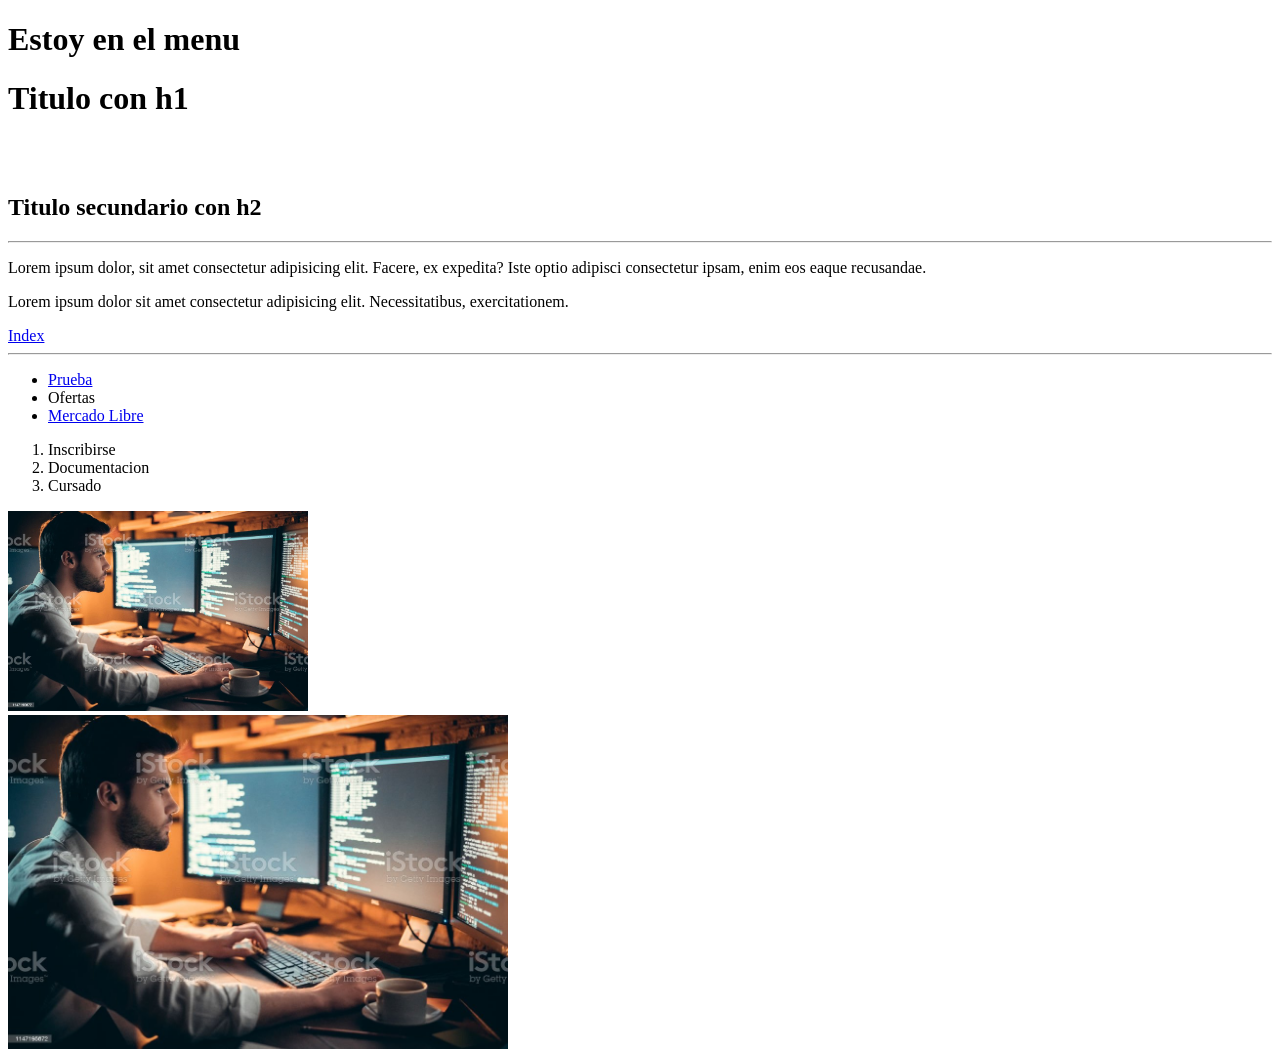
<file: Clase-01/menu.html>
<!DOCTYPE html>
<html lang="en">
<head>
    <meta charset="UTF-8">
    <meta http-equiv="X-UA-Compatible" content="IE=edge">
   
    <title>Menu</title>
</head>
<body>

    <h1>Estoy en el menu</h1>

    <h1>Titulo con h1</h1>
    <br><br>
    <h2>Titulo secundario con h2</h2>

    <hr>
    <p>Lorem ipsum dolor, sit amet consectetur adipisicing elit. Facere, ex expedita? Iste optio adipisci consectetur ipsam, enim eos eaque recusandae.</p>
    <p>Lorem ipsum dolor sit amet consectetur adipisicing elit. Necessitatibus, exercitationem.</p>
    
    <a href="index.html">Index</a>

    <hr>

    <ul>
        <li><a href="prueba.html">Prueba</a></li>
        <li>Ofertas</li>
        <li><a href="https://www.mercadolibre.com.ar/" target="_blank">Mercado Libre</a></li>
    </ul>

    <ol>
        <li>Inscribirse</li>
        <li>Documentacion</li>
        <li>Cursado</li>
    </ol>

    <a href=""></a>

    <img src="img/img-ejemplo.jpg" width="300" alt="imagen_programador">
    <br>
    <img src="img/img-ejemplo.jpg" width="500">
</body>
</html>
</file>
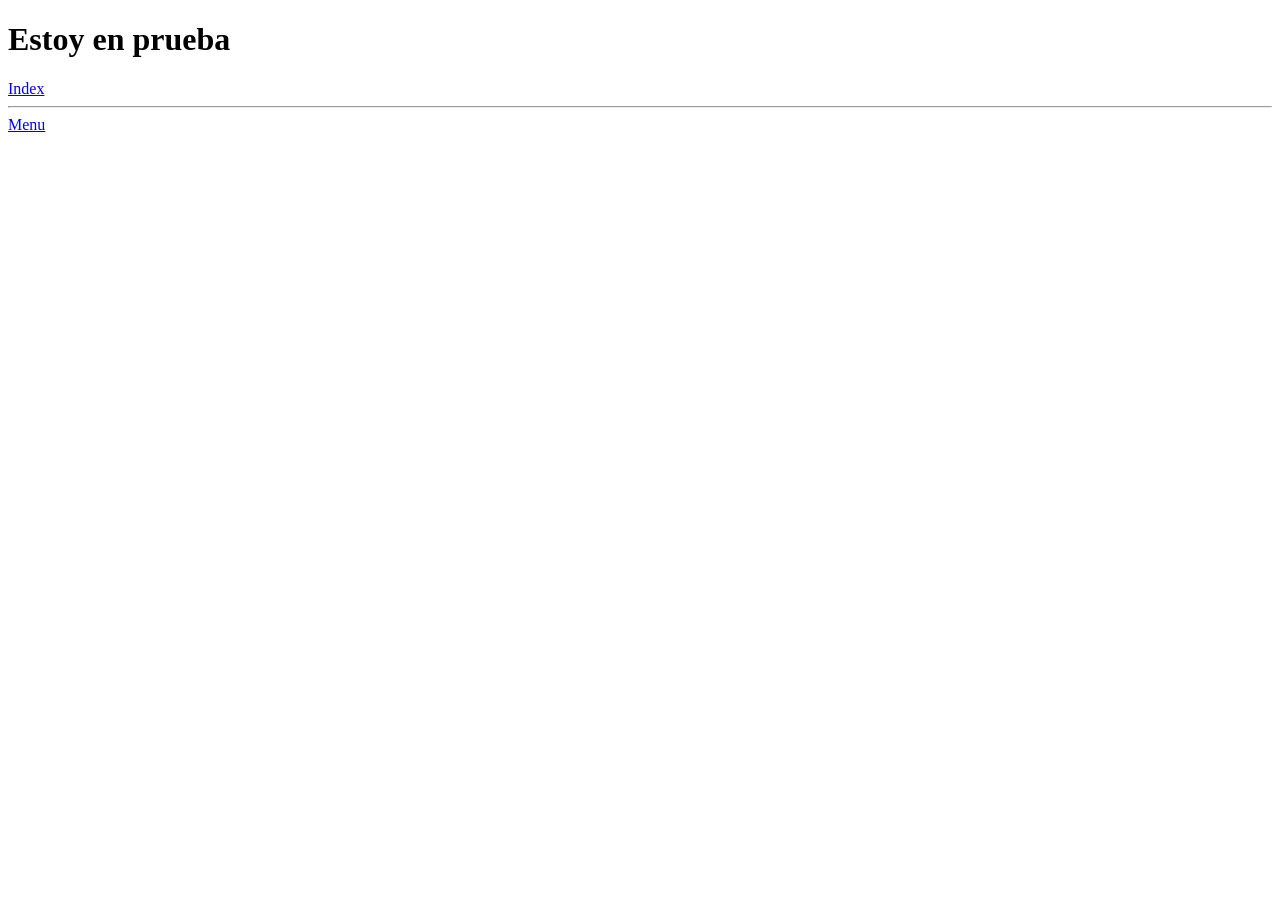
<file: Clase-01/prueba.html>
<!DOCTYPE html>
<html lang="en">
<head>
    <meta charset="UTF-8">
    <meta http-equiv="X-UA-Compatible" content="IE=edge">
   
    <title>Prueba</title>
</head>
<body>
    <h1>Estoy en prueba</h1>
    
    <a href="index.html">Index</a>
    <br>
    <hr>
    <a href="menu.html">Menu</a>

</body>
</html>
</file>
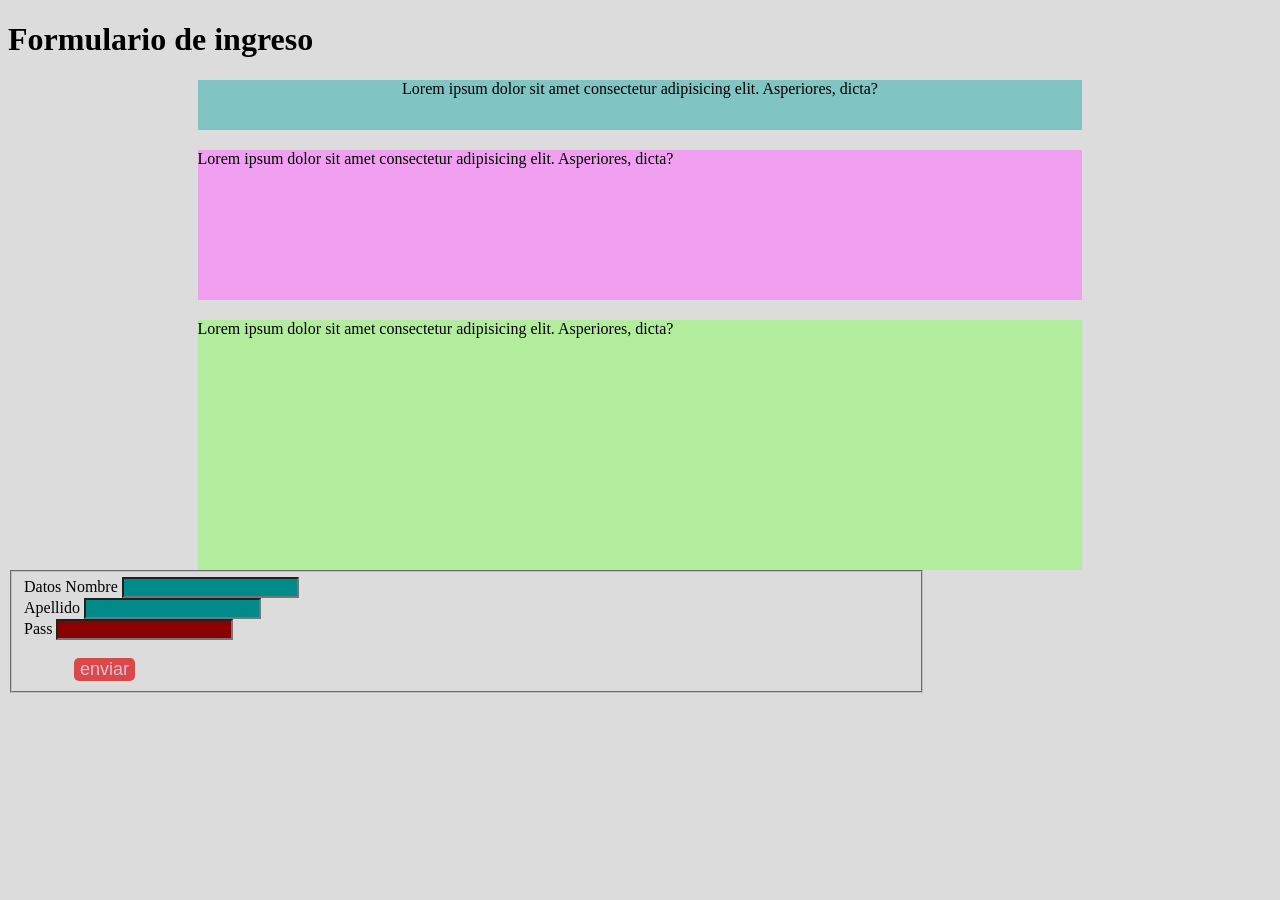
<file: Clase-04/ingreso.html>
<!DOCTYPE html>
<html lang="en">
<head>
    <meta charset="UTF-8">
    <meta http-equiv="X-UA-Compatible" content="IE=edge">
    <meta name="viewport" content="width=device-width, initial-scale=1.0">
    <link rel="stylesheet" href="css/style_ingreso.css">
    <title>Document</title>
</head>
<body>
    <h1>Formulario de ingreso</h1>

    <div id="div1">
        <p>Lorem ipsum dolor sit amet consectetur adipisicing elit. Asperiores, dicta?</p>
    </div>

    <div id="div2">
        <p>Lorem ipsum dolor sit amet consectetur adipisicing elit. Asperiores, dicta?</p>
    </div>

    <div id="div3">
        <p>Lorem ipsum dolor sit amet consectetur adipisicing elit. Asperiores, dicta?</p>
    </div>

    <fieldset>
        <label>Datos</label>
        <label for="">Nombre</label>
        <input type="text" placeholder="">
        <br>
        <label for="">Apellido</label>
        <input type="text" placeholder="">
        <br>
        <label for="">Pass</label>
        <input type="password">
        <br><br>
        <input type="submit" value="enviar">
    </fieldset>

</body>
</html>
</file>
<file: Clase-04/css/style.css>
body{
    background-color: honeydew;
}

p{
    background-color: whitesmoke;
    color: steelblue;
    font-size: 20px;
}
/*Selector ID con un " # "*/

#parrafo{
    color: rgb(98, 87, 38);
}
/*Selector de clase " . "*/
.textos{
color: darkred;
}
</file>
<file: Clase-05/css/style.css>
*{
    margin: 0;
    padding: 0;

}
div{
    margin-top: 20px;
    background-color: rgb(146, 199, 199);
    width: 200px;
    height: 200px;
    
}

.caja2{
    border: 10px solid rgb(169, 228, 169);
    border-left: 10px solid thistle;
    border-right: 12px snow;
    border-top: 5px dashed slategray;
    box-sizing: border-box;
    display: inline-block;
    width: 200px;
    height: 200px;
}

.caja3{
    border: 10px dashed salmon;
    padding-left: 100px;
    display: inline-block;
}

.caja4{
    border: 0px 0px 0px 10px dashed salmon;
    padding-left: 100px;
    margin-left: 100px;
}
.caja5{
    padding-left: 5px;
    overflow: auto;
    overflow: hidden;
    overflow: visible;
    overflow: scroll;
}
.menu{
    background-color: plum;
    color: whitesmoke;
    width: 100%;
    text-align: center;
    height: 50px;
    padding-top: 10px;
    box-sizing: border-box;
    list-style-type: none;
}
.menu li{
    display: inline;
    font-size: 24px;
    margin-left: 10px;
}

.menu li a{
    text-decoration: none;
    color: aliceblue;
}
</file>
<file: Clase-06/css/style.css>
*{
    margin: 0;
    padding: 0;
}

body{
    font-size: 32px;
}


#caja1{
    width: 300px;
    height: 300px;
    background-color: chocolate;
    position: fixed;
    left: 301px;
    top: 300px;
}

#caja2{
    width: 300px;
    height: 1300px;
    background-color: coral;
    position: relative;
    left: 602px;
}

#caja3{
    width: 300px;
    height: 300px;
    background-color: rgb(154, 154, 235);
}

#caja4{
    width: 300px;
    height: 600px;
    background-color: rosybrown;
    position: sticky;
}
/*---------------------------------------------------------------------*/
#caja5{
    width: 300px;
    height: 300px;
    background-color: rgb(110, 63, 63);
    position: absolute;
    left: 50px;
    z-index: 3;
}

#caja6{
    width: 300px;
    height: 300px;
    background-color: rgb(88, 156, 128);
    position: absolute;
    left: 100px;
    z-index: 2;
}

#caja7{
    height: 300px;
    background-color: rgb(208, 131, 236);
    position: absolute;
    left: 150px;
    z-index: 1;
}
/*---------------------------------------------------------------------*/

h2{
    font-size: 2em;
}

.container{
    margin: auto;
    background-color: thistle;
    color: rgb(239, 232, 231);
    width: 90%;
    border-radius: 10px;
}

.container h2{
    color: cornflowerblue;
    font-family: 'Lucida Sans', 'Lucida Sans Regular', 'Lucida Grande', 'Lucida Sans Unicode', Geneva, Verdana, sans-serif;
    font-size: 16px;
    font-weight: normal;
    font-size: 0.5em;
}

.container input{
    display: inline-block;
    border: none;
    color : white; 
    background-color: rgb(55, 78, 210);
    border-radius: 100px;
    padding: 10px 20px;
    margin-top: 10px;
}
</file>
<file: Clase-07/css/style.css>
div{
    border: royalblue 3px solid;

}
/*
div > p {
    color: rgb(110, 248, 107);
}

selector descendente
div ~ p{
    color: sandybrown;
}

*/

div + p{
    color: darkmagenta;
}
.fuente{
    font-family: Verdana, Geneva, Tahoma, sans-serif;
    font-style: inherit;
}

.textoColor {
    color: rgb(238, 85, 85);
}

.sombra{
    text-shadow: 3px 2px rgb(47, 77, 86);
}
</file>
<file: Clase-08/css/style.css>
*{
    margin: 0;
    padding: 0;
}


.contenedor-flex{
background-color: cornflowerblue;
margin: auto;
width: 80%;
height: 120px;
margin-top: 10px;
display: flex;

justify-content: center;
justify-content: flex-start;
justify-content: space-between;
justify-content: space-around;
justify-content: space-evenly;
flex-direction: row-reverse;


align-items: center;
/*align-items: flex-end;*/

}

div{
    width: 100px;
    height: 100px;
    background-color: lightsalmon;
}
#tres{
    align-self: flex-start;
}
</file>
<file: Clase-09/css/style.css>
#container
{
    width: 80%;
    margin: auto;
}
h1
{
    text-align: center;
}
</file>
<file: Clase-10/CSS/style.css>
div
{
    background-color: gray;
}
</file>
<file: ProyectoFinal/css/content.css>
#body {
    font-family: 'Roboto';
    font-weight: 500;
}

.carousel-caption{
    text-align: right;
    margin-right: -100px;
    margin-top: -20px;
    padding-bottom: 12%;
}

.conf{
    font-size: 50px;
    padding-bottom: 30px;
}

.parrafo-descripcion{
    font-size: 20px;
    margin-left: 40%;
}

.botones{
    padding-top: 30px;
}
.orador{
    border-radius: 5px;
    background-color: transparent;
    border: 1.7px solid white;
    color: white;
    width: 150px;
    height: 40px;
}
.orador:hover{
    background-color: rgb(201, 202, 202);
}
.comprar{
    border-radius: 5px;
    background-color: rgb(71, 191, 71);
    color: white;
    width: 150px;
    height: 40px;
}

.bloque-card{
    display: flex;
    justify-content: center;
    padding: 20px;
}
.card{
    display: flex;
    margin-right: 20px;
}

#img-playa{
    width: 100%;
    height: 100%;
}

.block-playa{
    display: flex;
}

.block{
    background-color: #3c4044;
    width: 100%;
    border-left: 1px solid !important;
}
#block-texto{
    padding: 11px 13px;
}

.titulo-oradores{
    text-align: center;
    padding: 15px;
}

.titulo-orador{
    font-size: 35px;
}

#oradores-presentacion{
    font-size: 35px;
}
.card-title{
    font-size: 20px;
}

.localidad-mes {
    font-size: 25px;
    color: white;
    padding: 7px;
}

.ultimo-parrafo {
    margin-bottom: 15px;
    color: white;
}

.boton-conoce {
    color: #ffffff;
    cursor: pointer;
    background-color: transparent;
    border: 2px solid #ffffff;
    border-radius: 5px;
    padding: 5px;
}


#conviertete-orador{
    text-align: center;
    margin-bottom: 30px;
}

#ultimo-h5{
    text-align: center;
    text-decoration: dotted;
}
#ultimo-h5 span {
    Text-decoration: underline dotted black;
}

#parte-final{
    text-align: center;
    width: 100%;
    margin: 0 auto;
}

#ultimo-textarea{
    display: block;
    margin-bottom: 10px;
    width: 100%;
    box-sizing: border-box;
}

#enviar-final{
    border-radius: 5px;
    border: none;
    background-color: #5cb441;
    color: white;
    width: 700px;
    height: 45px;
}

textarea{
    width: 700px;
    padding: 7px;
    border: 3px solid rgb(160, 160, 160);
    border-radius: 4px;
}
input, select{
    width: 340px;
    border: 3px solid rgb(160, 160, 160);
    border-radius: 4px;
    padding: 7px;
}
#inputs-form {
    padding: 15px 0;
}
#nombre-final{
    margin: 0 15px 0 0;
}

#paragraph-form {
    text-align: center;
    margin: 5px 444px 15px 0;
    font-size: 14px;
    color: #c3c3c3;
}
</file>
<file: ProyectoFinal/css/footer.css>
footer {
    background-image: linear-gradient(to right, #1d3e4e, #1c658f);
}
footer ul {
    text-align: center;
    padding: 30px;
}

footer li {
    display: inline-block;
    margin-right: 45px;
}

footer ul li a{
    color: #ffffff;
    text-decoration: none;
}
</file>
<file: ProyectoFinal/css/header.css>
header {
    background-color: #343a40;
}

header div {
    display: flex;
    justify-content: space-between;
    align-items: center;
}

.conteiner ul {
    display: flex;
    justify-content: flex-end;
}

.conteiner li{
    margin-left: 15px;
}
.conteiner a {
    text-align: right;

    padding: 0 3px;
    color: rgb(253, 253, 253);
    margin-right: 10px;
    margin-left: 10px;
}

#logo {
    width: 100%;
    height: 80px;
    margin-left: 50px;
}

nav {
    display: inline-block;
    vertical-align: middle;
    text-align: right;
    margin-right: 100px;
    color: aliceblue;
}

ul {
    list-style: none;
    margin: 0;
    padding: 0;
    text-align: right;
}

nav li a{
    display: inline-block;
    margin-right: 100px;
    text-decoration: none;
    color: white;
}

#conf{
    color: white;
    font-size: 1.4rem;
    text-align: center;
    width: 100%;
}
</file>
<file: ProyectoFinal/css/tickets.css>
#comprar-tickets a{
    color: rgb(64, 183, 64);
 }

#tickets-section{
    display: flex;
    justify-content: center;
    align-items: center;
    margin-top: 20px;
}

#tickets{
    display: flex;
    justify-content: center;
    align-items: center;

}
#card-estudiante{
    border: 2px solid #3498DB;
    margin-right: 5px;
}
#card-trainee{
    border: 2px solid #27AE60;
    margin-right: 5px;
}
#card-junior{
    border: 2px solid #F1C40F;
}
.card-ticket{
    width: 100px;
    height: 100px;
    margin-right: 20px;
    font-size: 10px;
    width: 220px;
    height: 200px;
}

.card-title{
    text-align: center;
    font-size: 25px;
    margin-bottom: 10px;
    margin-top: 20px;
}

.card-subtitle{
    text-align: center;
    font-size: 18px;
    margin-bottom: 10px;
    margin-top: 20px;
}

.card-text{
    text-align: center;
    font-size: 22px;
    margin-bottom: 10px;
    margin-top: 20px;
}

.card-presentation{
    text-align: center;
    font-size: 15px;
    margin-bottom: 10px;
    margin-top: 25px;
}

#venta{
    text-align: center;
    font-size: 18px;
    margin-top: 10px;
}

#valor-ticket{
    text-align: center;
    margin-top: 12px;
    margin-bottom: 15px;
}

#ticket-h3{
    font-size: 35px;
}

#inputs-finales{
    text-align: center;
    width: 100%;
    margin: 0 auto;
}

.nombre-apellido-ticket{
    margin: 0 10px 0 0;
}

#input-correo{
    left: 50px;
    width: 50%;
    display: block;
    margin-top: 20px;
    margin-bottom: 20px;
    margin-left: 25%;
}

#cantidad-categoria{
    display: flex;
    justify-content: center;
    align-items: center;
}

#cantidad-categoria p:first-child {
    margin-right: 50px;
    font-size: 20px;
  }

#cantidad-categoria p:last-child {
    margin-left: auto;
    margin-right: 285;
    font-size: 20px;
}

#select-categoria{
    display: flex;
    justify-content: flex-end;
}

#cantidad-categoria{
    margin-bottom: 5px;
    margin-top: 10px;
    justify-content: space-evenly;
}

#total-pago{
    width: 50%;
    height: 55px;
    margin: 0 auto;
    display: flex;
    align-items: center;
    background-color: rgb(182, 243, 243);
    margin-bottom: 30px;
    margin-top: 20px;
    border-radius: 5px;
    font-size: 20px;
    text-align: left;
    margin-left: 50;
}
/*
#total-pago {
    font-size: 20px;
    text-align: left;
    margin-left: 10px
}
*/

#btn-borrar-resumen{
    text-align: center;
    margin-bottom: 10px;
}

.btn-final{
    background-color: #28B463;
    color: #fff;
    display: inline-block;
    padding: 15px 150px;
    margin: 35px 3px 0;
    margin-bottom: 10px;
    border-radius: 5px;
}


#cantidad-categoria {
    display: flex;
    align-items: center;
  }

#cant-categ{
    text-align: center;
    margin: 10px;
    padding: 15px 195px;
    font-size: 20px;
    margin-bottom: -10px;
}

#cantidad {
    padding-right: 50%;
}


#input-select{
   text-align: center;
   margin-top: 5px;
}

#inputCantidad {
    margin-right: 10px;
}


/*
.input-select {
    display: flex;
    text-align: center;
    width: 100%;
    margin: 0 auto;


}

.cantidad{
    flex-direction: column;
    justify-content: space-between;
    display: flex;
    width: 360px;
}
*/
</file>
<file: Clase-04/css/style_ingreso.css>
body{

    background-color: gainsboro;
}
div{
    width: 70%;
    background-color: cornflowerblue;
    margin: auto;
    margin-top: 20px;
}
/*
#div1,#div2,#div3{
text-align: center;
}
*/

#div1{
    height: 50px;
    background-color: rgb(129, 196, 196);
    text-align: center;
    margin: auto;
}
#div2{
    height: 150px;
    background-color: rgb(241, 160, 241);
}
#div3{
    height: 250px;
    background-color: rgb(178, 237, 157);
}
input{
    color: thistle;
}
fieldset{
    width: 70%;

}
input[type=text]{
    background-color: darkcyan;
}
input[type=password]{
    background-color: darkred;
}
input[type=submit]{
    border: none;
    
    background-color: rgb(219, 72, 72);
    font-size: 18px;
    margin-left: 50px;
    border-radius: 5px;
    box-shadow: 10px slategrey;
}
</file>
